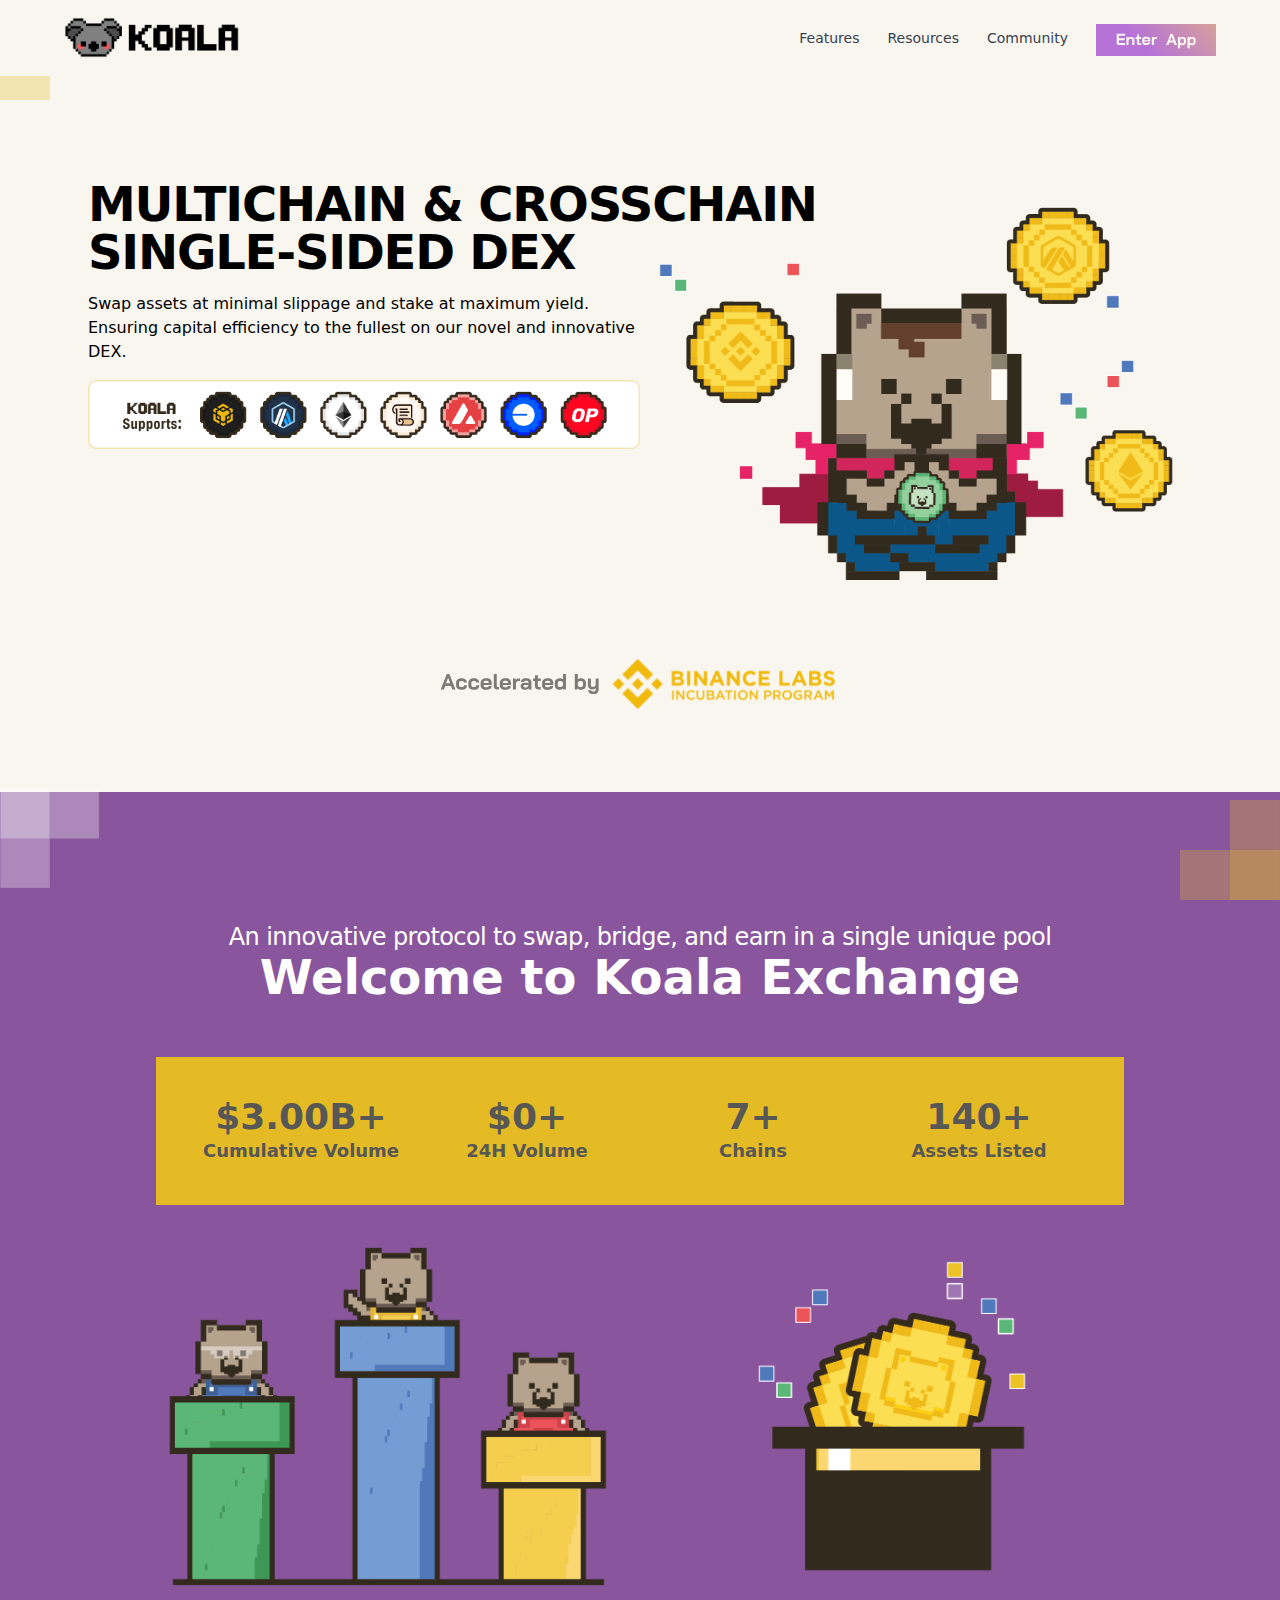
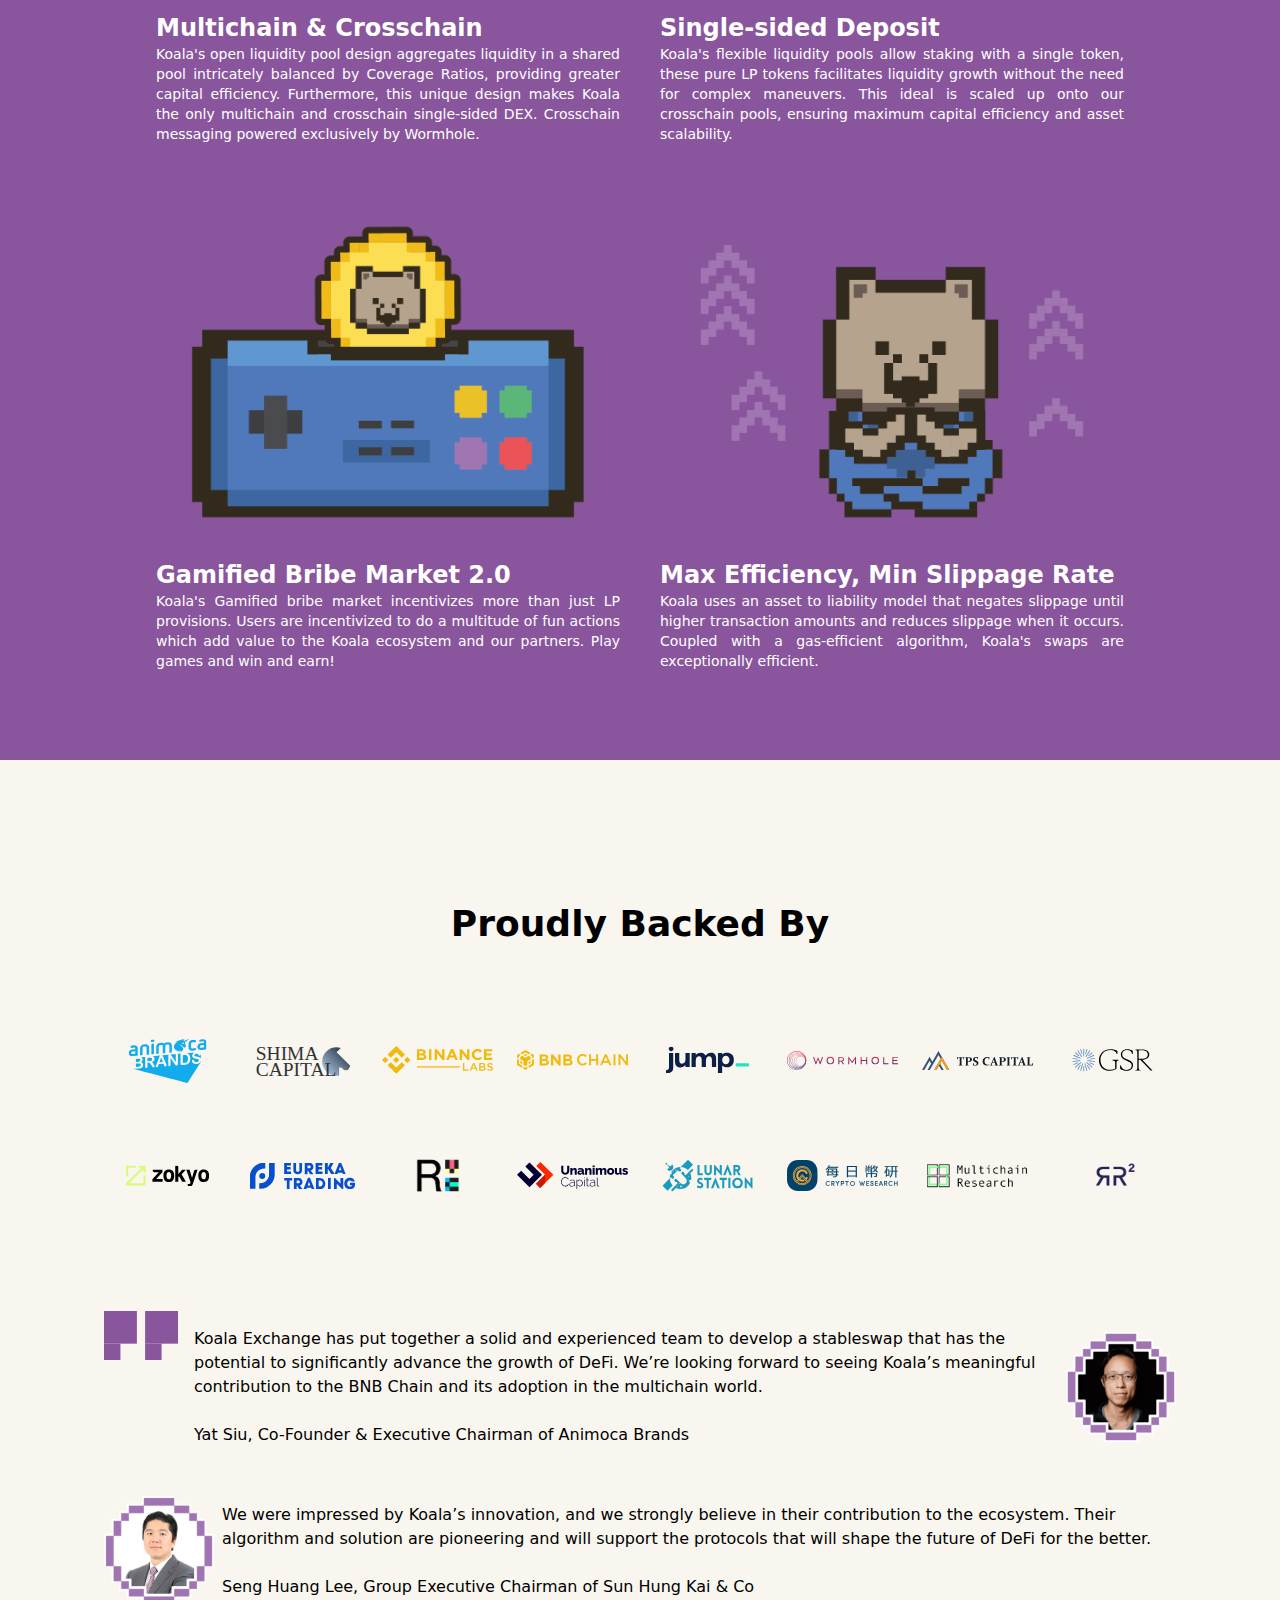
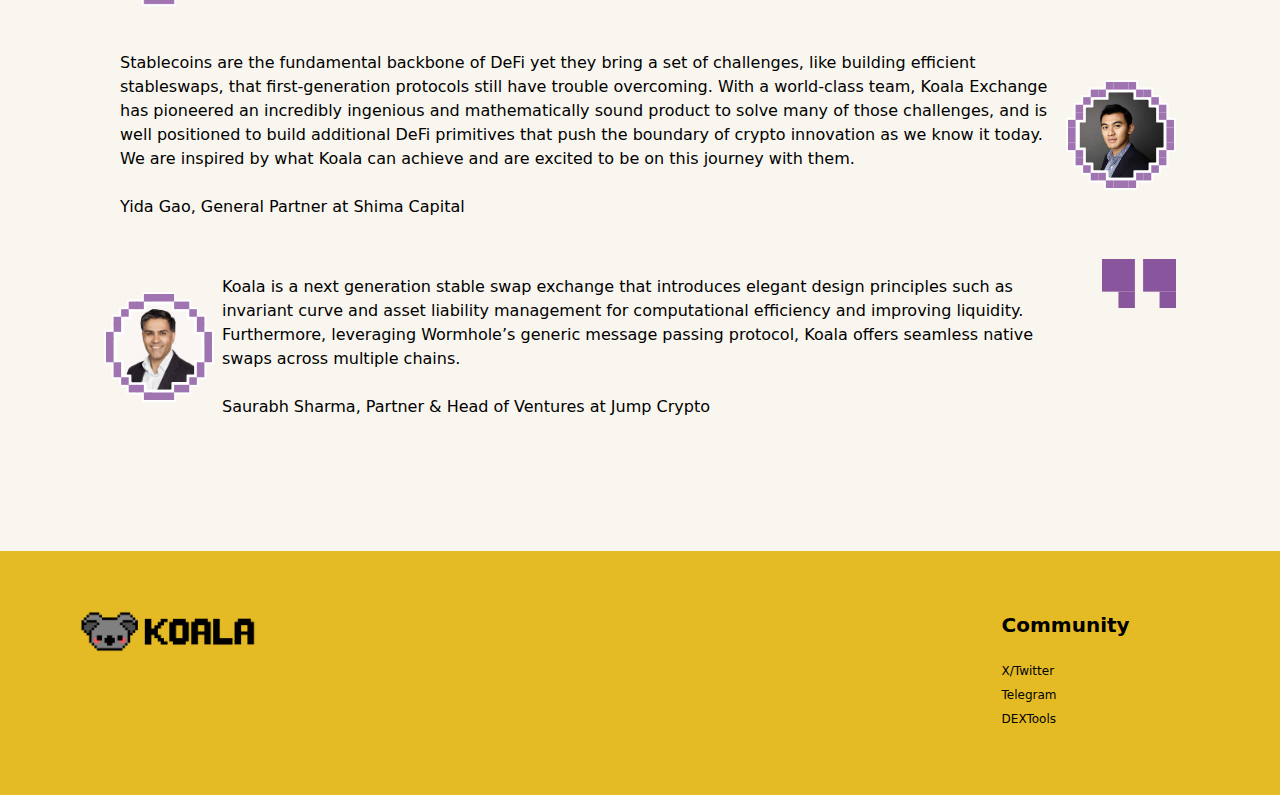
<file: index.html>
<!DOCTYPE html>
<html>
  <head>
    <meta charset="utf-8" />
    <meta name="viewport" content="width=device-width" />
    <link rel="icon" type="image/x-icon" href="/favicon.ico">
    <link rel="apple-touch-icon" sizes="180x180" href="/apple-touch-icon.png" />
    <link rel="icon" type="image/png" sizes="32x32" href="/favicon-32x32.png" />
    <link rel="icon" type="image/png" sizes="16x16" href="/favicon-16x16.png" />
    <link rel="manifest" href="/site.webmanifest" />
    <title>
      Koala Exchange: Hyper Efficient multichain Stableswap #BNB and beyond
    </title>
    <meta
      name="description"
      content="Koala is a multichain and crosschain DEX backed by Binance Labs, Animoca, Shima, and Jump Crypto. Its innovative single-sided pool design allows users to minimize slippage and maximize yield, that means more savings and earnings!"
    />
    <link rel="canonical" href="https://www.wombat.exchange" />
    <meta name="next-head-count" content="5" />
    <link
      rel="preload"
      href="/_next/static/css/daccdbd335bf62a6.css"
      as="style"
      crossorigin=""
    />
    <link
      rel="stylesheet"
      href="/_next/static/css/daccdbd335bf62a6.css"
      crossorigin=""
      data-n-g=""
    />
    <noscript data-n-css=""></noscript>
    <script
      defer=""
      crossorigin=""
      nomodule=""
      src="/_next/static/chunks/polyfills-c67a75d1b6f99dc8.js"
    ></script>
    <script
      src="/_next/static/chunks/webpack-0b5d8249fb15f5f3.js"
      defer=""
      crossorigin=""
    ></script>
    <script
      src="/_next/static/chunks/framework-5429a50ba5373c56.js"
      defer=""
      crossorigin=""
    ></script>
    <script
      src="/_next/static/chunks/main-bd8031f34fc422e3.js"
      defer=""
      crossorigin=""
    ></script>
    <script
      src="/_next/static/chunks/pages/_app-e8317b6784d9d3b3.js"
      defer=""
      crossorigin=""
    ></script>
    <script
      src="/_next/static/chunks/121-b2dfc195099c87c0.js"
      defer=""
      crossorigin=""
    ></script>
    <script
      src="/_next/static/chunks/pages/index-27bf4a25f37b86cf.js"
      defer=""
      crossorigin=""
    ></script>
    <script
      src="/_next/static/ribJVo5EVwZwXUrkswA1S/_buildManifest.js"
      defer=""
      crossorigin=""
    ></script>
    <script
      src="/_next/static/ribJVo5EVwZwXUrkswA1S/_ssgManifest.js"
      defer=""
      crossorigin=""
    ></script>
  </head>
  <body>
    <div id="__next">
      <div class="">
        <header class="px-8 pt-3 bg-wombatEggshell mx-auto sticky top-0 z-50">
          <nav class="max-w-6xl mx-auto w-full" data-headlessui-state="">
            <div>
              <div class="flex justify-between h-16">
                <div class="flex-none pt-2 lg:pt-0 w-28 lg:w-44">
                  <a href="#"
                    ><img
                      alt="wombat"
                      loading="lazy"
                      width="332"
                      height="78"
                      decoding="async"
                      data-nimg="1"
                      style="color: transparent"
                      src="/_next/static/media/logo_with_name.png"
                      style="margin-top: 5px"
                  /></a>
                </div>
                <div class="hidden md:block inset-x-0 inset-0">
                  <div class="ml-8 flex space-x-3 lg:space-x-7">
                    <a
                      href="#welcome"
                      target=""
                      rel="noreferrer"
                      class="text-gray-700 hover:text-wombatPurple pt-4 rounded-md text-sm font-medium"
                      >Features</a
                    ><a
                      href="#community"
                      target=""
                      rel="noreferrer"
                      class="text-gray-700 hover:text-wombatPurple pt-4 rounded-md text-sm font-medium"
                      >Resources</a
                    ><a
                      href="#community"
                      target=""
                      rel="noreferrer"
                      class="text-gray-700 hover:text-wombatPurple pt-4 rounded-md text-sm font-medium"
                      >Community</a
                    >
                    <div data-headlessui-state="">
                      <div class="flex items-start">
                        <a href="https://app.wombat.exchange/" class="pt-3 w-90"
                          ><img
                            alt="enter"
                            loading="lazy"
                            width="120"
                            height="32"
                            decoding="async"
                            data-nimg="1"
                            style="color: transparent"
                            src="/_next/static/media/enter_app_nav.7d4dad5e.svg"
                        /></a>
                      </div>
                    </div>
                  </div>
                </div>
                <div class="flex md:hidden">
                  <a
                    href="https://app.wombat.exchange/"
                    class="block md:hidden pt-1 mr-2 w-40"
                    ><img
                      alt="enter"
                      loading="lazy"
                      width="166"
                      height="40"
                      decoding="async"
                      data-nimg="1"
                      style="color: transparent"
                      src="/_next/static/media/enter_app_nav.7d4dad5e.svg" /></a
                  ><button
                    class="inline-flex pt-4 h-6 text-black"
                    id="headlessui-disclosure-button-:R5m6:"
                    type="button"
                    aria-expanded="false"
                    data-headlessui-state=""
                  >
                    <span class="sr-only">Open main menu</span
                    ><svg
                      xmlns="http://www.w3.org/2000/svg"
                      fill="none"
                      viewBox="0 0 24 24"
                      stroke="currentColor"
                      aria-hidden="true"
                      class="block h-6 w-6"
                    >
                      <path
                        stroke-linecap="round"
                        stroke-linejoin="round"
                        stroke-width="2"
                        d="M4 6h16M4 12h16M4 18h16"
                      ></path>
                    </svg>
                  </button>
                </div>
              </div>
            </div>
          </nav>
        </header>
        <main>
          <div class="flex flex-col">
            <div class="bg-wombatEggshell px-8 lg:py-8">
              <div class="max-w-6xl w-full mx-auto my-12">
                <div
                  class="flex flex-row justify-center md:justify-between md:p-6 md:mx-auto"
                >
                  <div class="md:w-1/2 text-left">
                    <h1
                      class="text-center md:text-justify text-3xl tracking-tight font-bold text-black md:text-4xl lg:text-5xl whitespace-nowrap"
                    >
                      MULTICHAIN &amp; CROSSCHAIN<br />SINGLE-SIDED DEX
                    </h1>
                    <p
                      class="text-center md:text-left text-black mt-2 lg:mt-4 text-xs md:text-base"
                    >
                      Swap assets at minimal slippage and stake at maximum
                      yield. Ensuring capital efficiency to the fullest on our
                      novel and innovative DEX.
                    </p>
                    <div class="mt-4">
                      <img
                        alt=""
                        loading="lazy"
                        width="3152"
                        height="394"
                        decoding="async"
                        data-nimg="1"
                        style="color: transparent"
                        src="/_next/static/media/supported-chains.png"
                      />
                    </div>
                    <div class="block md:hidden">
                      <img
                        alt=""
                        loading="lazy"
                        width="1460"
                        height="1131"
                        decoding="async"
                        data-nimg="1"
                        style="color: transparent"
                        src="/_next/static/media/hero-graphic.png"
                      />
                    </div>
                  </div>
                  <div class="hidden md:block my-auto md:w-1/2">
                    <img
                      alt=""
                      loading="lazy"
                      width="1460"
                      height="1131"
                      decoding="async"
                      data-nimg="1"
                      style="color: transparent"
                      src="/_next/static/media/hero-graphic.png"
                    />
                  </div>
                </div>
                <div
                  class="flex justify-center w-40 md:w-56 lg:w-auto mx-auto mt-2 md:mt-6"
                >
                  <a
                    href="https://www.binance.com/en/blog/ecosystem/binance-labs-launches-season-3-of-incubation-program-421499824684903042"
                    target="_blank"
                    rel="noreferrer"
                    ><img
                      alt=""
                      loading="lazy"
                      width="403"
                      height="51"
                      decoding="async"
                      data-nimg="1"
                      style="color: transparent"
                      src="/_next/static/media/accelerated_by_binance.731c26b6.svg"
                  /></a>
                </div>
              </div>
            </div>
            <div id="welcome">
              <div class="relative bg-wombatPurple">
                <div class="absolute top-0 flex -mt-1">
                  <img
                    alt=""
                    loading="lazy"
                    width="100"
                    height="100"
                    decoding="async"
                    data-nimg="1"
                    style="color: transparent"
                    src="/_next/static/media/benefits_top_left_graphics.75804c8f.svg"
                  />
                </div>
                <div class="px-5 py-px">
                  <div class="max-w-6xl w-full mx-auto my-12">
                    <div
                      class="flex flex-col px-7 pb-10 space-y-8 md:max-w-5xl md:mx-auto"
                    >
                      <div>
                        <h2
                          class="text-xl md:text-2xl md:pt-20 font-medium tracking-tight text-white md:whitespace-nowrap text-center"
                        >
                          An innovative protocol to swap, bridge, and earn in a
                          single unique pool
                        </h2>
                        <h2
                          class="text-3xl md:text-5xl font-bold text-white text-center md:mb-6"
                        >
                          Welcome to Koala Exchange
                        </h2>
                      </div>
                      <div
                        class="flex flex-col font-bold py-6 px-6 md:py-10 md:px-10 text-center md:text-center text-xl md:text-4xl text-wombatGrey grid grid-cols-2 md:grid-cols-4 gap-4 bg-wombatyellow"
                      >
                        <div>
                          $<!-- -->3.00B<!-- -->+
                          <div class="text-xs md:text-lg">
                            Cumulative Volume
                          </div>
                        </div>
                        <div>
                          $<!-- -->0<!-- -->+
                          <div class="text-xs md:text-lg">24H Volume</div>
                        </div>
                        <div>
                          7<!-- -->+
                          <div class="text-xs md:text-lg">Chains</div>
                        </div>
                        <div>
                          140+
                          <div class="text-xs md:text-lg">Assets Listed</div>
                        </div>
                      </div>
                      <div
                        class="grid grid-cols-1 gap-y-5 md:grid-cols-2 md:gap-x-10 md:gap-y-10"
                      >
                        <div
                          class="flex flex-col space-y-4 items-start rounded-md"
                        >
                          <div>
                            <img
                              alt=""
                              loading="lazy"
                              width="1024"
                              height="793"
                              decoding="async"
                              data-nimg="1"
                              style="color: transparent"
                              src="/_next/static/media/Multichain_CrossChain.png"
                            />
                          </div>
                          <div class="flex-1">
                            <p
                              class="text-lg font-bold text-white md:text-xl lg:text-2xl lg:whitespace-nowrap"
                            >
                              Multichain &amp; Crosschain
                            </p>
                            <p class="text-sm text-white text-justify">
                              Koala&#x27;s open liquidity pool design aggregates
                              liquidity in a shared pool intricately balanced by
                              Coverage Ratios, providing greater capital
                              efficiency. Furthermore, this unique design makes
                              Koala the only multichain and crosschain
                              single-sided DEX. Crosschain messaging powered
                              exclusively by Wormhole.
                            </p>
                          </div>
                        </div>
                        <div
                          class="flex flex-col space-y-4 items-start rounded-md"
                        >
                          <div>
                            <img
                              alt=""
                              loading="lazy"
                              width="1024"
                              height="793"
                              decoding="async"
                              data-nimg="1"
                              style="color: transparent"
                              src="/_next/static/media/SingleSided_Deposit.png"
                            />
                          </div>
                          <div class="flex-1">
                            <p
                              class="text-lg font-bold text-white md:text-xl lg:text-2xl lg:whitespace-nowrap"
                            >
                              Single-sided Deposit
                            </p>
                            <p class="text-sm text-white text-justify">
                              Koala&#x27;s flexible liquidity pools allow
                              staking with a single token, these pure LP tokens
                              facilitates liquidity growth without the need for
                              complex maneuvers. This ideal is scaled up onto
                              our crosschain pools, ensuring maximum capital
                              efficiency and asset scalability.
                            </p>
                          </div>
                        </div>
                        <div
                          class="flex flex-col space-y-4 items-start rounded-md"
                        >
                          <div>
                            <img
                              alt=""
                              loading="lazy"
                              width="1024"
                              height="793"
                              decoding="async"
                              data-nimg="1"
                              style="color: transparent"
                              src="/_next/static/media/Gamified.png"
                            />
                          </div>
                          <div class="flex-1">
                            <p
                              class="text-lg font-bold text-white md:text-xl lg:text-2xl lg:whitespace-nowrap"
                            >
                              Gamified Bribe Market 2.0
                            </p>
                            <p class="text-sm text-white text-justify">
                              Koala&#x27;s Gamified bribe market incentivizes
                              more than just LP provisions. Users are
                              incentivized to do a multitude of fun actions
                              which add value to the Koala ecosystem and our
                              partners. Play games and win and earn!
                            </p>
                          </div>
                        </div>
                        <div
                          class="flex flex-col space-y-4 items-start rounded-md"
                        >
                          <div>
                            <img
                              alt=""
                              loading="lazy"
                              width="1024"
                              height="793"
                              decoding="async"
                              data-nimg="1"
                              style="color: transparent"
                              src="/_next/static/media/MaxEfficiency.png"
                            />
                          </div>
                          <div class="flex-1">
                            <p
                              class="text-lg font-bold text-white md:text-xl lg:text-2xl lg:whitespace-nowrap"
                            >
                              Max Efficiency, Min Slippage Rate
                            </p>
                            <p class="text-sm text-white text-justify">
                              Koala uses an asset to liability model that
                              negates slippage until higher transaction amounts
                              and reduces slippage when it occurs. Coupled with
                              a gas-efficient algorithm, Koala&#x27;s swaps are
                              exceptionally efficient.
                            </p>
                          </div>
                        </div>
                      </div>
                    </div>
                  </div>
                </div>
              </div>
            </div>
            <div id="investors">
              <div class="bg-wombatEggshell md:pb-1 md:pt-10">
                <div class="absolute top-0 flex">
                  <img
                    alt="left"
                    loading="lazy"
                    width="100"
                    height="100"
                    decoding="async"
                    data-nimg="1"
                    style="color: transparent"
                    src="/_next/static/media/team_top_left_graphics.e0ebf195.svg"
                  />
                </div>
                <div class="p-1 pt-4">
                  <div class="max-w-6xl w-full mx-auto my-12">
                    <p
                      class="md:pb-10 md:pt-10 font-bold text-3xl md:text-4xl text-center text-black"
                    >
                      Proudly Backed By
                    </p>
                    <div class="max-w-md md:max-w-6xl mx-auto">
                      <div
                        class="grid grid-cols-2 mx-12 md:grid-cols-8 gap-10 py-10 md:gap-6 min-w-0 min-h-0 justify-center items-center"
                      >
                        <img
                          alt="animoca"
                          loading="lazy"
                          width="1000"
                          height="604"
                          decoding="async"
                          data-nimg="1"
                          class="object-contain md:scale-75 scale-75"
                          style="color: transparent"
                          src="/_next/static/media/animoca_brands.79e9185c.svg"
                        /><img
                          alt="shima"
                          loading="lazy"
                          width="859"
                          height="483"
                          decoding="async"
                          data-nimg="1"
                          class="object-contain"
                          style="color: transparent"
                          src="/_next/static/media/Logo-vertical-dark-shima.5b316e18.svg"
                        /><img
                          alt="binancelabs"
                          loading="lazy"
                          width="492"
                          height="127"
                          decoding="async"
                          data-nimg="1"
                          class="object-contain"
                          style="color: transparent"
                          src="/_next/static/media/binance_labs.83065e3d.svg"
                        /><img
                          alt="bnb"
                          loading="lazy"
                          width="1004"
                          height="177"
                          decoding="async"
                          data-nimg="1"
                          class="object-contain"
                          style="color: transparent"
                          src="/_next/static/media/bnbchain.ac0e78e2.svg"
                        /><img
                          alt="jump"
                          loading="lazy"
                          width="290"
                          height="93"
                          decoding="async"
                          data-nimg="1"
                          class="object-contain md:scale-75 scale-75"
                          style="color: transparent"
                          src="/_next/static/media/jumpcrypto_logo.89020460.svg"
                        /><img
                          alt="wormhole"
                          loading="lazy"
                          width="649"
                          height="113"
                          decoding="async"
                          data-nimg="1"
                          class="object-contain"
                          style="color: transparent"
                          src="/_next/static/media/Wormhole Logo3.036ce769.svg"
                        /><img
                          alt="tps"
                          loading="lazy"
                          width="1741"
                          height="303"
                          decoding="async"
                          data-nimg="1"
                          class="object-contain"
                          style="color: transparent"
                          src="/_next/static/media/TPS Capital.f67a7856.svg"
                        /><img
                          alt="gsr"
                          loading="lazy"
                          width="1224"
                          height="792"
                          decoding="async"
                          data-nimg="1"
                          class="object-contain md:scale-75 scale-75"
                          style="color: transparent"
                          src="/_next/static/media/gsr.0aca0f98.svg"
                        /><img
                          alt="zokyo"
                          loading="lazy"
                          width="483"
                          height="120"
                          decoding="async"
                          data-nimg="1"
                          class="object-contain md:scale-75 scale-75"
                          style="color: transparent"
                          src="/_next/static/media/zokyo.c4a6b125.svg"
                        /><img
                          alt="eureka"
                          loading="lazy"
                          width="1077"
                          height="271"
                          decoding="async"
                          data-nimg="1"
                          class="object-contain md: scale-95 scale-75"
                          style="color: transparent"
                          src="/_next/static/media/eureka_trading_blue.f3c45b8a.svg"
                        /><img
                          alt="rubik"
                          loading="lazy"
                          width="500"
                          height="500"
                          decoding="async"
                          data-nimg="1"
                          class="object-contain scale-50"
                          style="color: transparent"
                          src="/_next/static/media/rubikvc.png"
                        /><img
                          alt="unanimous"
                          loading="lazy"
                          width="220"
                          height="54"
                          decoding="async"
                          data-nimg="1"
                          class="object-contain"
                          style="color: transparent"
                          src="/_next/static/media/unanimous.9b381457.svg"
                        /><img
                          alt="lunar"
                          loading="lazy"
                          width="2000"
                          height="941"
                          decoding="async"
                          data-nimg="1"
                          class="object-contain"
                          style="color: transparent"
                          src="/_next/static/media/lunarstation.48fa08d6.svg"
                        /><img
                          alt="cryptowesearch"
                          loading="lazy"
                          width="204"
                          height="56"
                          decoding="async"
                          data-nimg="1"
                          class="object-contain"
                          style="color: transparent"
                          src="/_next/static/media/cryptowesearch.b7a47752.svg"
                        /><img
                          alt="multichain"
                          loading="lazy"
                          width="1280"
                          height="345"
                          decoding="async"
                          data-nimg="1"
                          class="object-contain"
                          style="color: transparent"
                          src="/_next/static/media/multichainresearch.png"
                        /><img
                          alt="rr"
                          loading="lazy"
                          width="608"
                          height="608"
                          decoding="async"
                          data-nimg="1"
                          class="object-contain md:scale-50 scale-50"
                          style="color: transparent"
                          src="/_next/static/media/RRLogoRS.png"
                        />
                      </div>
                    </div>
                    <div class="py-10 text-xs mx-10 md:text-base">
                      <div class="flex">
                        <div class="flex-none w-7 md:w-auto h-5 md:h-auto">
                          <img
                            alt="quote"
                            loading="lazy"
                            width="74"
                            height="48"
                            decoding="async"
                            data-nimg="1"
                            style="color: transparent"
                            src="/_next/static/media/double_quote_left.0f69f580.svg"
                          />
                        </div>
                        <div class="flex items-center">
                          <div class="mx-1 my-3 md:my-4 md:ml-4 md:mr-2">
                            <p>
                              Koala Exchange has put together a solid and
                              experienced team to develop a stableswap that has
                              the potential to significantly advance the growth
                              of DeFi. We’re looking forward to seeing Koala’s
                              meaningful contribution to the BNB Chain and its
                              adoption in the multichain world.<br /><br />
                            </p>
                            <div
                              class="flex md:hidden justify-end items-center"
                            >
                              <p class="py-auto font-medium text-right">
                                Yat Siu <br />Co-Founder &amp; Executive
                                Chairman <br />Animoca Brands
                              </p>
                              <div class="flex-none ml-1">
                                <img
                                  alt="yat"
                                  loading="lazy"
                                  width="58"
                                  height="58"
                                  decoding="async"
                                  data-nimg="1"
                                  style="color: transparent"
                                  src="/_next/static/media/yatsiu.e70209e0.svg"
                                />
                              </div>
                            </div>
                            <p class="hidden md:block font-medium">
                              Yat Siu, Co-Founder &amp; Executive Chairman of
                              Animoca Brands
                            </p>
                          </div>
                          <div class="hidden md:block flex-none">
                            <img
                              alt="yat"
                              loading="lazy"
                              width="110"
                              height="110"
                              decoding="async"
                              data-nimg="1"
                              style="color: transparent"
                              src="/_next/static/media/yatsiu.e70209e0.svg"
                            />
                          </div>
                        </div>
                      </div>
                      <div class="flex pt-6 py-5">
                        <div class="flex items-center">
                          <div class="hidden md:block flex-none">
                            <img
                              alt="seng"
                              loading="lazy"
                              width="110"
                              height="110"
                              decoding="async"
                              data-nimg="1"
                              style="color: transparent"
                              src="/_next/static/media/senghuang.164bcccc.svg"
                            />
                          </div>
                          <div class="mx-1 my-3 md:my-4 md:ml-2 md:mr-4">
                            <p>
                              We were impressed by Koala’s innovation, and we
                              strongly believe in their contribution to the
                              ecosystem. Their algorithm and solution are
                              pioneering and will support the protocols that
                              will shape the future of DeFi for the better.<br /><br />
                            </p>
                            <div
                              class="flex md:hidden justify-end items-center"
                            >
                              <div class="flex-none mr-1">
                                <img
                                  alt="seng"
                                  loading="lazy"
                                  width="58"
                                  height="58"
                                  decoding="async"
                                  data-nimg="1"
                                  style="color: transparent"
                                  src="/_next/static/media/senghuang.164bcccc.svg"
                                />
                              </div>
                              <p class="py-auto font-medium">
                                Seng Huang Lee <br />Group Executive Chairman of
                                Sun Hung Kai &amp; Co
                              </p>
                            </div>
                            <p class="hidden md:block font-medium">
                              Seng Huang Lee, Group Executive Chairman of Sun
                              Hung Kai &amp; Co
                            </p>
                          </div>
                        </div>
                      </div>
                      <div class="flex">
                        <div class="flex items-center">
                          <div class="mx-1 my-3 md:my-4 md:ml-4 md:mr-2">
                            <p>
                              Stablecoins are the fundamental backbone of DeFi
                              yet they bring a set of challenges, like building
                              efficient stableswaps, that first-generation
                              protocols still have trouble overcoming. With a
                              world-class team, Koala Exchange has pioneered an
                              incredibly ingenious and mathematically sound
                              product to solve many of those challenges, and is
                              well positioned to build additional DeFi
                              primitives that push the boundary of crypto
                              innovation as we know it today. We are inspired by
                              what Koala can achieve and are excited to be on
                              this journey with them.<br /><br />
                            </p>
                            <div
                              class="flex md:hidden justify-end items-center"
                            >
                              <p class="py-auto font-medium text-right">
                                Yida Gao <br />General Partner <br />Shima
                                Capital
                              </p>
                              <div class="flex-none ml-1">
                                <img
                                  alt="yida"
                                  loading="lazy"
                                  width="58"
                                  height="58"
                                  decoding="async"
                                  data-nimg="1"
                                  style="color: transparent"
                                  src="/_next/static/media/gentleman-v2.4b9650af.svg"
                                />
                              </div>
                            </div>
                            <p class="hidden md:block font-medium">
                              Yida Gao, General Partner at Shima Capital
                            </p>
                          </div>
                          <div class="hidden md:block flex-none">
                            <img
                              alt="yida"
                              loading="lazy"
                              width="110"
                              height="110"
                              decoding="async"
                              data-nimg="1"
                              style="color: transparent"
                              src="/_next/static/media/gentleman-v2.4b9650af.svg"
                            />
                          </div>
                        </div>
                      </div>
                      <div class="flex pt-6 py-5">
                        <div class="flex items-center">
                          <div class="hidden md:block flex-none">
                            <img
                              alt="saurabh"
                              loading="lazy"
                              width="110"
                              height="110"
                              decoding="async"
                              data-nimg="1"
                              style="color: transparent"
                              src="/_next/static/media/sharma.e9675102.svg"
                            />
                          </div>
                          <div class="mx-1 my-3 md:my-4 md:ml-2 md:mr-4">
                            <p>
                              Koala is a next generation stable swap exchange
                              that introduces elegant design principles such as
                              invariant curve and asset liability management for
                              computational efficiency and improving liquidity.
                              Furthermore, leveraging Wormhole’s generic message
                              passing protocol, Koala offers seamless native
                              swaps across multiple chains.<br /><br />
                            </p>
                            <div class="flex md:hidden items-center">
                              <div class="flex-none mr-1">
                                <img
                                  alt="saurabh"
                                  loading="lazy"
                                  width="58"
                                  height="58"
                                  decoding="async"
                                  data-nimg="1"
                                  style="color: transparent"
                                  src="/_next/static/media/sharma.e9675102.svg"
                                />
                              </div>
                              <p class="py-auto font-medium">
                                Saurabh Sharma <br />Partner &amp; Head of
                                Ventures <br />Jump Crypto
                              </p>
                            </div>
                            <p class="hidden md:block font-medium">
                              Saurabh Sharma, Partner &amp; Head of Ventures at
                              Jump Crypto
                            </p>
                          </div>
                        </div>
                        <div class="flex-none w-7 md:w-auto h-5 md:h-auto">
                          <img
                            alt="quote"
                            loading="lazy"
                            width="74"
                            height="48"
                            decoding="async"
                            data-nimg="1"
                            style="color: transparent"
                            src="/_next/static/media/double_quote_right.c0447248.svg"
                          />
                        </div>
                      </div>
                    </div>
                  </div>
                </div>
                <div class="absolute right-0 bottom-0 flex">
                  <img
                    alt="rect"
                    loading="lazy"
                    width="100"
                    height="100"
                    decoding="async"
                    data-nimg="1"
                    style="color: transparent"
                    src="/_next/static/media/investor_bottom_right.7fcfc3f2.svg"
                  />
                </div>
              </div>
            </div>
            <div id="community">
              <div class="bg-wombatyellow p-1">
                <div class="max-w-6xl w-full mx-auto my-12">
                  <div class="text-black text-xs mt-12">
                    <div class="container mx-auto px-4">
                      <div class="sm:flex sm:flex-wrap sm:-mx-4 md:py-2">
                        <div class="px-4 sm:w-2/5 md:w-2/5 xl:w-2/5">
                          <h5
                            class="text-xl font-bold mb-6 sm:text-center xl:text-left"
                          >
                            <div class="flex-none pt-2 lg:pt-0 w-28 lg:w-44">
                              <a href="#"
                                ><img
                                  alt="wombat"
                                  loading="lazy"
                                  width="332"
                                  height="94"
                                  decoding="async"
                                  data-nimg="1"
                                  style="color: transparent"
                                  src="/_next/static/media/logo_with_name.png"
                              /></a>
                            </div>
                          </h5>
                        </div>
                        <div class="px-4 sm:w-1/5 md:w-1/5 xl:w-1/5">
                          <h5 class="text-xl font-bold mb-6">Features</h5>
                          <ul class="list-none footer-links">
                            <li class="mb-2">
                              <a
                                href="https://docs.wombat.exchange/resources/whitepapers"
                                target="_blank"
                                rel="noreferrer"
                                class="border-b border-solid border-transparent hover:border-purple-800 hover:text-purple-800"
                                >Single-sided Pegged Asset AMM</a
                              >
                            </li>
                            <li class="mb-2">
                              <a
                                href="https://docs.wombat.exchange/resources/whitepapers"
                                target="_blank"
                                rel="noreferrer"
                                class="border-b border-solid border-transparent hover:border-purple-800 hover:text-purple-800"
                                >Single-sided Volatile Asset AMM</a
                              >
                            </li>
                            <li class="mb-2">
                              <a
                                href="https://docs.wombat.exchange/concepts/coverage-ratio"
                                target="_blank"
                                rel="noreferrer"
                                class="border-b border-solid border-transparent hover:border-purple-800 hover:text-purple-800"
                                >Single-sided Liquidity Pools</a
                              >
                            </li>
                            <li class="mb-2">
                              <a
                                href="https://docs.wombat.exchange/concepts/invariant-curve"
                                target="_blank"
                                rel="noreferrer"
                                class="border-b border-solid border-transparent hover:border-purple-800 hover:text-purple-800"
                                >Low Slippage</a
                              >
                            </li>
                            <li class="mb-2">
                              <a
                                href="https://docs.wombat.exchange/concepts/cross-chain"
                                target="_blank"
                                rel="noreferrer"
                                class="border-b border-solid border-transparent"
                                >Crosschain</a
                              >
                            </li>
                            <li class="mb-2">
                              <a
                                href="https://docs.wombat.exchange/developers/contracts"
                                target="_blank"
                                rel="noreferrer"
                                class="border-b border-solid border-transparent hover:border-purple-800 hover:text-purple-800"
                                >Multichain</a
                              >
                            </li>
                            <li class="mb-2">
                              <a
                                href="#"
                                target="_blank"
                                rel="noreferrer"
                                class="border-b border-solid border-transparent hover:border-purple-800 hover:text-purple-800"
                                >Gamified Bribe Market</a
                              >
                            </li>
                            <li class="mb-2">
                              <a
                                href="https://docs.wombat.exchange/governance/gauge-voting"
                                target="_blank"
                                rel="noreferrer"
                                class="border-b border-solid border-transparent hover:border-purple-800 hover:text-purple-800"
                                >Traditional Bribe Market</a
                              >
                            </li>
                          </ul>
                        </div>
                        <div
                          class="px-4 sm:w-1/5 md:w-1/5 xl:w-1/5 mt-8 sm:mt-0"
                        >
                          <h5 class="text-xl font-bold mb-6">Resources</h5>
                          <ul class="list-none footer-links">
                            <li class="mb-2">
                              <a
                                href="https://docs.wombat.exchange/tokenomics/about-wom/where-to-buy-usdwom"
                                target="_blank"
                                rel="noreferrer"
                                class="border-b border-solid border-transparent hover:border-purple-800 hover:text-purple-800"
                                >Where To Buy $WOM?</a
                              >
                            </li>
                            <li class="mb-2">
                              <a
                                href="https://docs.wombat.exchange/"
                                target="_blank"
                                rel="noreferrer"
                                class="border-b border-solid border-transparent hover:border-purple-800 hover:text-purple-800"
                                >GitBook</a
                              >
                            </li>
                            <li class="mb-2">
                              <a
                                href="https://gov.wombat.exchange/"
                                target="_blank"
                                rel="noreferrer"
                                class="border-b border-solid border-transparent hover:border-purple-800 hover:text-purple-800"
                                >Governance</a
                              >
                            </li>
                            <li class="mb-2">
                              <a
                                href="https://www.youtube.com/@wombatexchange"
                                target="_blank"
                                rel="noreferrer"
                                class="border-b border-solid border-transparent hover:border-purple-800 hover:text-purple-800"
                                >YouTube</a
                              >
                            </li>
                            <li class="mb-2">
                              <a
                                href="https://docs.wombat.exchange/resources/whitepapers"
                                target="_blank"
                                rel="noreferrer"
                                class="border-b border-solid border-transparent hover:border-purple-800 hover:text-purple-800"
                                >Whitepapers</a
                              >
                            </li>
                            <li class="mb-2">
                              <a
                                href="https://docs.wombat.exchange/resources/security-audits"
                                target="_blank"
                                rel="noreferrer"
                                class="border-b border-solid border-transparent hover:border-purple-800 hover:text-purple-800"
                                >Security Audits</a
                              >
                            </li>
                            <li class="mb-2">
                              <a
                                href="https://docs.wombat.exchange/resources/brand-assets"
                                target="_blank"
                                rel="noreferrer"
                                class="border-b border-solid border-transparent hover:border-purple-800 hover:text-purple-800"
                                >Brand Assets</a
                              >
                            </li>
                          </ul>
                        </div>
                        <div
                          class="px-4 sm:w-1/5 md:w-1/5 xl:w-1/5 mt-8 md:mt-0"
                        >
                          <h5 class="text-xl font-bold mb-6">Community</h5>
                          <ul class="list-none footer-links">
                            <li class="mb-2">
                              <a
                                href="https://www.twitter.com/WombatExchange"
                                target="_blank"
                                rel="noreferrer"
                                class="border-b border-solid border-transparent hover:border-purple-800 hover:text-purple-800"
                                >X/Twitter</a
                              >
                            </li>
                            <li class="mb-2">
                              <a
                                href="https://t.me/WombatExchange"
                                target="_blank"
                                rel="noreferrer"
                                class="border-b border-solid border-transparent hover:border-purple-800 hover:text-purple-800"
                                >Telegram</a
                              >
                            </li>
                            <li class="mb-2">
                              <a
                                href="https://www.dextools.io"
                                target="_blank"
                                rel="noreferrer"
                                class="border-b border-solid border-transparent hover:border-purple-800 hover:text-purple-800"
                                >DEXTools</a
                              >
                            </li>
                          </ul>
                        </div>
                      </div>
                    </div>
                  </div>
                </div>
              </div>
            </div>
          </div>
        </main>
      </div>
    </div>
    <script id="__NEXT_DATA__" type="application/json" crossorigin="">
      {
        "props": { "pageProps": {} },
        "page": "/",
        "query": {},
        "buildId": "ribJVo5EVwZwXUrkswA1S",
        "nextExport": true,
        "autoExport": true,
        "isFallback": false,
        "scriptLoader": []
      }
    </script>
  </body>
</html>
</file>
<file: _next/static/css/daccdbd335bf62a6.css>
@import url("https://fonts.googleapis.com/css2?family=Quantico:ital,wght@0,400;0,700;1,400&display=swap");@import url("https://fonts.googleapis.com/css2?family=Roboto:ital,wght@0,100;0,300;0,400;0,500;0,700;0,900;1,100;1,300;1,400;1,500;1,700;1,900&display=swap");@import url("https://fonts.googleapis.com/css2?family=Fira+Code:wght@300;400;500;600;700&display=swap");@import url("https://fonts.googleapis.com/css?family=Work+Sans:400,700&display=swap");@import url("https://fonts.googleapis.com/css?family=Bai+Jamjuree:wght@300;400;500;600;700&display=swap");

/* ! tailwindcss v3.3.3 | MIT License | https://tailwindcss.com */*,:after,:before{box-sizing:border-box;border:0 solid #e5e7eb}:after,:before{--tw-content:""}html{line-height:1.5;-webkit-text-size-adjust:100%;-moz-tab-size:4;-o-tab-size:4;tab-size:4;font-family:ui-sans-serif,system-ui,-apple-system,BlinkMacSystemFont,Segoe UI,Roboto,Helvetica Neue,Arial,Noto Sans,sans-serif,Apple Color Emoji,Segoe UI Emoji,Segoe UI Symbol,Noto Color Emoji;font-feature-settings:normal;font-variation-settings:normal}body{margin:0;line-height:inherit}hr{height:0;color:inherit;border-top-width:1px}abbr:where([title]){-webkit-text-decoration:underline dotted;text-decoration:underline dotted}h1,h2,h3,h4,h5,h6{font-size:inherit;font-weight:inherit}a{color:inherit;text-decoration:inherit}b,strong{font-weight:bolder}code,kbd,pre,samp{font-family:ui-monospace,SFMono-Regular,Menlo,Monaco,Consolas,Liberation Mono,Courier New,monospace;font-size:1em}small{font-size:80%}sub,sup{font-size:75%;line-height:0;position:relative;vertical-align:baseline}sub{bottom:-.25em}sup{top:-.5em}table{text-indent:0;border-color:inherit;border-collapse:collapse}button,input,optgroup,select,textarea{font-family:inherit;font-feature-settings:inherit;font-variation-settings:inherit;font-size:100%;font-weight:inherit;line-height:inherit;color:inherit;margin:0;padding:0}button,select{text-transform:none}[type=button],[type=reset],[type=submit],button{-webkit-appearance:button;background-color:transparent;background-image:none}:-moz-focusring{outline:auto}:-moz-ui-invalid{box-shadow:none}progress{vertical-align:baseline}::-webkit-inner-spin-button,::-webkit-outer-spin-button{height:auto}[type=search]{-webkit-appearance:textfield;outline-offset:-2px}::-webkit-search-decoration{-webkit-appearance:none}::-webkit-file-upload-button{-webkit-appearance:button;font:inherit}summary{display:list-item}blockquote,dd,dl,figure,h1,h2,h3,h4,h5,h6,hr,p,pre{margin:0}fieldset{margin:0}fieldset,legend{padding:0}menu,ol,ul{list-style:none;margin:0;padding:0}dialog{padding:0}textarea{resize:vertical}input::-moz-placeholder,textarea::-moz-placeholder{opacity:1;color:#9ca3af}input:-ms-input-placeholder,textarea:-ms-input-placeholder{opacity:1;color:#9ca3af}input::placeholder,textarea::placeholder{opacity:1;color:#9ca3af}[role=button],button{cursor:pointer}:disabled{cursor:default}audio,canvas,embed,iframe,img,object,svg,video{display:block;vertical-align:middle}img,video{max-width:100%;height:auto}[hidden]{display:none}*,:after,:before{--tw-border-spacing-x:0;--tw-border-spacing-y:0;--tw-translate-x:0;--tw-translate-y:0;--tw-rotate:0;--tw-skew-x:0;--tw-skew-y:0;--tw-scale-x:1;--tw-scale-y:1;--tw-pan-x: ;--tw-pan-y: ;--tw-pinch-zoom: ;--tw-scroll-snap-strictness:proximity;--tw-gradient-from-position: ;--tw-gradient-via-position: ;--tw-gradient-to-position: ;--tw-ordinal: ;--tw-slashed-zero: ;--tw-numeric-figure: ;--tw-numeric-spacing: ;--tw-numeric-fraction: ;--tw-ring-inset: ;--tw-ring-offset-width:0px;--tw-ring-offset-color:#fff;--tw-ring-color:rgba(59,130,246,.5);--tw-ring-offset-shadow:0 0 #0000;--tw-ring-shadow:0 0 #0000;--tw-shadow:0 0 #0000;--tw-shadow-colored:0 0 #0000;--tw-blur: ;--tw-brightness: ;--tw-contrast: ;--tw-grayscale: ;--tw-hue-rotate: ;--tw-invert: ;--tw-saturate: ;--tw-sepia: ;--tw-drop-shadow: ;--tw-backdrop-blur: ;--tw-backdrop-brightness: ;--tw-backdrop-contrast: ;--tw-backdrop-grayscale: ;--tw-backdrop-hue-rotate: ;--tw-backdrop-invert: ;--tw-backdrop-opacity: ;--tw-backdrop-saturate: ;--tw-backdrop-sepia: }::backdrop{--tw-border-spacing-x:0;--tw-border-spacing-y:0;--tw-translate-x:0;--tw-translate-y:0;--tw-rotate:0;--tw-skew-x:0;--tw-skew-y:0;--tw-scale-x:1;--tw-scale-y:1;--tw-pan-x: ;--tw-pan-y: ;--tw-pinch-zoom: ;--tw-scroll-snap-strictness:proximity;--tw-gradient-from-position: ;--tw-gradient-via-position: ;--tw-gradient-to-position: ;--tw-ordinal: ;--tw-slashed-zero: ;--tw-numeric-figure: ;--tw-numeric-spacing: ;--tw-numeric-fraction: ;--tw-ring-inset: ;--tw-ring-offset-width:0px;--tw-ring-offset-color:#fff;--tw-ring-color:rgba(59,130,246,.5);--tw-ring-offset-shadow:0 0 #0000;--tw-ring-shadow:0 0 #0000;--tw-shadow:0 0 #0000;--tw-shadow-colored:0 0 #0000;--tw-blur: ;--tw-brightness: ;--tw-contrast: ;--tw-grayscale: ;--tw-hue-rotate: ;--tw-invert: ;--tw-saturate: ;--tw-sepia: ;--tw-drop-shadow: ;--tw-backdrop-blur: ;--tw-backdrop-brightness: ;--tw-backdrop-contrast: ;--tw-backdrop-grayscale: ;--tw-backdrop-hue-rotate: ;--tw-backdrop-invert: ;--tw-backdrop-opacity: ;--tw-backdrop-saturate: ;--tw-backdrop-sepia: }.container{width:100%}@media (min-width:640px){.container{max-width:640px}}@media (min-width:768px){.container{max-width:768px}}@media (min-width:1024px){.container{max-width:1024px}}@media (min-width:1280px){.container{max-width:1280px}}@media (min-width:1536px){.container{max-width:1536px}}.sr-only{position:absolute;width:1px;height:1px;padding:0;margin:-1px;overflow:hidden;clip:rect(0,0,0,0);white-space:nowrap;border-width:0}.visible{visibility:visible}.absolute{position:absolute}.relative{position:relative}.sticky{position:sticky}.inset-0{inset:0}.inset-x-0{left:0;right:0}.bottom-0{bottom:0}.bottom-12{bottom:3rem}.bottom-2{bottom:.5rem}.bottom-36{bottom:9rem}.bottom-4{bottom:1rem}.bottom-40{bottom:10rem}.right-0{right:0}.right-4{right:1rem}.right-8{right:2rem}.top-0{top:0}.z-10{z-index:10}.z-50{z-index:50}.col-span-1{grid-column:span 1/span 1}.m-auto{margin:auto}.-mx-5{margin-left:-1.25rem;margin-right:-1.25rem}.mx-1{margin-left:.25rem;margin-right:.25rem}.mx-10{margin-left:2.5rem;margin-right:2.5rem}.mx-12{margin-left:3rem;margin-right:3rem}.mx-auto{margin-left:auto;margin-right:auto}.my-12{margin-top:3rem;margin-bottom:3rem}.my-3{margin-top:.75rem;margin-bottom:.75rem}.my-auto{margin-top:auto;margin-bottom:auto}.-mb-7{margin-bottom:-1.75rem}.-mt-1{margin-top:-.25rem}.-mt-16{margin-top:-4rem}.mb-2{margin-bottom:.5rem}.mb-6{margin-bottom:1.5rem}.ml-1{margin-left:.25rem}.ml-8{margin-left:2rem}.mr-1{margin-right:.25rem}.mr-2{margin-right:.5rem}.mt-12{margin-top:3rem}.mt-2{margin-top:.5rem}.mt-2\.5{margin-top:.625rem}.mt-3{margin-top:.75rem}.mt-4{margin-top:1rem}.mt-8{margin-top:2rem}.block{display:block}.flex{display:flex}.inline-flex{display:inline-flex}.grid{display:grid}.contents{display:contents}.hidden{display:none}.h-1{height:.25rem}.h-11{height:2.75rem}.h-14{height:3.5rem}.h-16{height:4rem}.h-5{height:1.25rem}.h-6{height:1.5rem}.min-h-0{min-height:0}.w-28{width:7rem}.w-32{width:8rem}.w-40{width:10rem}.w-52{width:13rem}.w-6{width:1.5rem}.w-7{width:1.75rem}.w-9{width:2.25rem}.w-full{width:100%}.min-w-0{min-width:0}.max-w-4xl{max-width:56rem}.max-w-6xl{max-width:72rem}.max-w-md{max-width:28rem}.max-w-sm{max-width:24rem}.flex-1{flex:1 1 0%}.flex-auto{flex:1 1 auto}.flex-none{flex:none}.flex-shrink-0{flex-shrink:0}.scale-50{--tw-scale-x:.5;--tw-scale-y:.5}.scale-50,.scale-75{transform:translate(var(--tw-translate-x),var(--tw-translate-y)) rotate(var(--tw-rotate)) skewX(var(--tw-skew-x)) skewY(var(--tw-skew-y)) scaleX(var(--tw-scale-x)) scaleY(var(--tw-scale-y))}.scale-75{--tw-scale-x:.75;--tw-scale-y:.75}.scale-90{--tw-scale-x:.9;--tw-scale-y:.9}.scale-90,.scale-95{transform:translate(var(--tw-translate-x),var(--tw-translate-y)) rotate(var(--tw-rotate)) skewX(var(--tw-skew-x)) skewY(var(--tw-skew-y)) scaleX(var(--tw-scale-x)) scaleY(var(--tw-scale-y))}.scale-95{--tw-scale-x:.95;--tw-scale-y:.95}.scale-x-100{--tw-scale-x:1}.scale-x-100,.scale-y-100{transform:translate(var(--tw-translate-x),var(--tw-translate-y)) rotate(var(--tw-rotate)) skewX(var(--tw-skew-x)) skewY(var(--tw-skew-y)) scaleX(var(--tw-scale-x)) scaleY(var(--tw-scale-y))}.scale-y-100{--tw-scale-y:1}.transform{transform:translate(var(--tw-translate-x),var(--tw-translate-y)) rotate(var(--tw-rotate)) skewX(var(--tw-skew-x)) skewY(var(--tw-skew-y)) scaleX(var(--tw-scale-x)) scaleY(var(--tw-scale-y))}.list-none{list-style-type:none}.grid-cols-1{grid-template-columns:repeat(1,minmax(0,1fr))}.grid-cols-2{grid-template-columns:repeat(2,minmax(0,1fr))}.flex-row{flex-direction:row}.flex-col{flex-direction:column}.flex-wrap{flex-wrap:wrap}.items-start{align-items:flex-start}.items-end{align-items:flex-end}.items-center{align-items:center}.justify-end{justify-content:flex-end}.justify-center{justify-content:center}.justify-between{justify-content:space-between}.gap-10{gap:2.5rem}.gap-4{gap:1rem}.gap-5{gap:1.25rem}.gap-x-4{-moz-column-gap:1rem;column-gap:1rem}.gap-x-8{-moz-column-gap:2rem;column-gap:2rem}.gap-y-4{row-gap:1rem}.gap-y-5{row-gap:1.25rem}.gap-y-8{row-gap:2rem}.space-x-3>:not([hidden])~:not([hidden]){--tw-space-x-reverse:0;margin-right:calc(.75rem * var(--tw-space-x-reverse));margin-left:calc(.75rem * calc(1 - var(--tw-space-x-reverse)))}.space-x-8>:not([hidden])~:not([hidden]){--tw-space-x-reverse:0;margin-right:calc(2rem * var(--tw-space-x-reverse));margin-left:calc(2rem * calc(1 - var(--tw-space-x-reverse)))}.space-y-1>:not([hidden])~:not([hidden]){--tw-space-y-reverse:0;margin-top:calc(.25rem * calc(1 - var(--tw-space-y-reverse)));margin-bottom:calc(.25rem * var(--tw-space-y-reverse))}.space-y-4>:not([hidden])~:not([hidden]){--tw-space-y-reverse:0;margin-top:calc(1rem * calc(1 - var(--tw-space-y-reverse)));margin-bottom:calc(1rem * var(--tw-space-y-reverse))}.space-y-8>:not([hidden])~:not([hidden]){--tw-space-y-reverse:0;margin-top:calc(2rem * calc(1 - var(--tw-space-y-reverse)));margin-bottom:calc(2rem * var(--tw-space-y-reverse))}.overflow-hidden{overflow:hidden}.overflow-scroll{overflow:scroll}.whitespace-nowrap{white-space:nowrap}.rounded-3xl{border-radius:1.5rem}.rounded-lg{border-radius:.5rem}.rounded-md{border-radius:.375rem}.border{border-width:1px}.border-b{border-bottom-width:1px}.border-r{border-right-width:1px}.border-solid{border-style:solid}.border-dashed{border-style:dashed}.border-transparent{border-color:transparent}.border-white{--tw-border-opacity:1;border-color:rgb(255 255 255/var(--tw-border-opacity))}.border-wombatpurple{--tw-border-opacity:1;border-color:rgb(159 118 175/var(--tw-border-opacity))}.bg-gray-200{--tw-bg-opacity:1;background-color:rgb(229 231 235/var(--tw-bg-opacity))}.bg-wombatEggshell{--tw-bg-opacity:1;background-color:rgb(249 246 239/var(--tw-bg-opacity))}.bg-wombatLightGray{--tw-bg-opacity:1;background-color:rgb(222 222 222/var(--tw-bg-opacity))}.bg-wombatLightbrown{--tw-bg-opacity:1;background-color:rgb(189 159 140/var(--tw-bg-opacity))}.bg-wombatPurple{--tw-bg-opacity:1;background-color:rgb(137 86 157/var(--tw-bg-opacity))}.bg-wombatpurple{--tw-bg-opacity:1;background-color:rgb(159 118 175/var(--tw-bg-opacity))}.bg-wombatyellow{--tw-bg-opacity:1;background-color:rgb(229 187 37/var(--tw-bg-opacity))}.bg-wombatyellow2{--tw-bg-opacity:1;background-color:rgb(245 234 198/var(--tw-bg-opacity))}.bg-yellow-300{--tw-bg-opacity:1;background-color:rgb(253 224 71/var(--tw-bg-opacity))}.object-contain{-o-object-fit:contain;object-fit:contain}.p-0{padding:0}.p-1{padding:.25rem}.p-4{padding:1rem}.p-8{padding:2rem}.px-0{padding-left:0;padding-right:0}.px-2{padding-left:.5rem;padding-right:.5rem}.px-20{padding-left:5rem;padding-right:5rem}.px-3{padding-left:.75rem;padding-right:.75rem}.px-4{padding-left:1rem;padding-right:1rem}.px-5{padding-left:1.25rem;padding-right:1.25rem}.px-6{padding-left:1.5rem;padding-right:1.5rem}.px-7{padding-left:1.75rem;padding-right:1.75rem}.px-8{padding-left:2rem;padding-right:2rem}.py-0{padding-top:0;padding-bottom:0}.py-1{padding-top:.25rem;padding-bottom:.25rem}.py-10{padding-top:2.5rem;padding-bottom:2.5rem}.py-2{padding-top:.5rem;padding-bottom:.5rem}.py-5{padding-top:1.25rem;padding-bottom:1.25rem}.py-6{padding-top:1.5rem;padding-bottom:1.5rem}.py-px{padding-top:1px;padding-bottom:1px}.pb-10{padding-bottom:2.5rem}.pb-3{padding-bottom:.75rem}.pb-32{padding-bottom:8rem}.pb-8{padding-bottom:2rem}.pl-1{padding-left:.25rem}.pt-0{padding-top:0}.pt-1{padding-top:.25rem}.pt-16{padding-top:4rem}.pt-2{padding-top:.5rem}.pt-20{padding-top:5rem}.pt-3{padding-top:.75rem}.pt-4{padding-top:1rem}.pt-6{padding-top:1.5rem}.text-left{text-align:left}.text-center{text-align:center}.text-right{text-align:right}.text-justify{text-align:justify}.font-worksans{font-family:Work Sans,sans-serif}.text-2xl{font-size:1.5rem;line-height:2rem}.text-3xl{font-size:1.875rem;line-height:2.25rem}.text-4xl{font-size:2.25rem;line-height:2.5rem}.text-5xl{font-size:3rem;line-height:1}.text-base{font-size:1rem;line-height:1.5rem}.text-lg{font-size:1.125rem;line-height:1.75rem}.text-sm{font-size:.875rem;line-height:1.25rem}.text-xl{font-size:1.25rem;line-height:1.75rem}.text-xs{font-size:.75rem;line-height:1rem}.font-bold{font-weight:700}.font-extrabold{font-weight:800}.font-medium{font-weight:500}.leading-8{line-height:2rem}.tracking-tight{letter-spacing:-.025em}.text-black{--tw-text-opacity:1;color:rgb(0 0 0/var(--tw-text-opacity))}.text-gray-400{--tw-text-opacity:1;color:rgb(156 163 175/var(--tw-text-opacity))}.text-gray-500{--tw-text-opacity:1;color:rgb(107 114 128/var(--tw-text-opacity))}.text-gray-700{--tw-text-opacity:1;color:rgb(55 65 81/var(--tw-text-opacity))}.text-white{--tw-text-opacity:1;color:rgb(255 255 255/var(--tw-text-opacity))}.text-wombatGrey{--tw-text-opacity:1;color:rgb(87 87 86/var(--tw-text-opacity))}.text-wombatPurple{--tw-text-opacity:1;color:rgb(137 86 157/var(--tw-text-opacity))}.text-wombatyellow{--tw-text-opacity:1;color:rgb(229 187 37/var(--tw-text-opacity))}.text-opacity-80{--tw-text-opacity:0.8}.opacity-100{opacity:1}.blur{--tw-blur:blur(8px);filter:var(--tw-blur) var(--tw-brightness) var(--tw-contrast) var(--tw-grayscale) var(--tw-hue-rotate) var(--tw-invert) var(--tw-saturate) var(--tw-sepia) var(--tw-drop-shadow)}.transition{transition-property:color,background-color,border-color,fill,stroke,opacity,box-shadow,transform,filter,-webkit-text-decoration-color,-webkit-backdrop-filter;transition-property:color,background-color,border-color,text-decoration-color,fill,stroke,opacity,box-shadow,transform,filter,backdrop-filter;transition-property:color,background-color,border-color,text-decoration-color,fill,stroke,opacity,box-shadow,transform,filter,backdrop-filter,-webkit-text-decoration-color,-webkit-backdrop-filter;transition-timing-function:cubic-bezier(.4,0,.2,1);transition-duration:.15s}.ease-out{transition-timing-function:cubic-bezier(0,0,.2,1)}p a{color:blue}.no-scrollbar::-webkit-scrollbar{display:none}.no-scrollbar{-ms-overflow-style:none;scrollbar-width:none}#blur{display:inline-block;padding:20px 30px;margin:20px auto;letter-spacing:2px;background-color:#000}#blur span:first-child{color:transparent;text-shadow:0 0 0 #fff;font-size:32px;font-family:Carme,sans-serif}#blur span:nth-child(2){font-size:35px}#blur span:nth-child(2),#blur span:nth-child(3){color:transparent;text-shadow:0 0 2px #fff;font-family:Carme,sans-serif}#blur span:nth-child(3){font-size:33px}#blur span:nth-child(4){color:transparent;text-shadow:0 0 4px #fff;font-size:34px;font-family:Carme,sans-serif}#blur span:nth-child(5){color:transparent;text-shadow:0 0 6px #fff;font-size:41px;font-family:Carme,sans-serif}#blur span:nth-child(6){color:transparent;text-shadow:0 0 10px #fff;font-size:40px;font-family:Carme,sans-serif}#blur span:nth-child(7){color:transparent;text-shadow:0 0 8px #fff;font-size:36px;font-family:Carme,sans-serif}#blur span:nth-child(8){color:transparent;text-shadow:0 0 6px #fff;font-size:38px;font-family:Carme,sans-serif}#blur span:nth-child(9){color:transparent;text-shadow:0 0 4px #fff;font-size:36px;font-family:Carme,sans-serif}#blur span:nth-child(10){color:transparent;text-shadow:0 0 2px #fff;font-size:34px;font-family:Carme,sans-serif}#blur span:nth-child(11){color:transparent;text-shadow:0 0 0 #fff;font-size:32px;font-family:Carme,sans-serif}.fade{animation:myanimation 1.5s}@keyframes myanimation{0%{opacity:0}to{opacity:1}}.compare-row{min-width:650px}.fade-in{opacity:0;visibility:hidden;will-change:opacity,visibility}.fade-in.transition-effect{transform:translateY(20vh)}.fade-in.visible{opacity:1;visibility:visible}.fade-in.transition-effect.visible{transform:none}@keyframes paths{0%{-webkit-clip-path:polygon(0 43%,83% 43%,83% 22%,23% 22%,23% 24%,91% 24%,91% 26%,18% 26%,18% 83%,29% 83%,29% 17%,41% 17%,41% 39%,18% 39%,18% 82%,54% 82%,54% 88%,19% 88%,19% 4%,39% 4%,39% 14%,76% 14%,76% 52%,23% 52%,23% 35%,19% 35%,19% 8%,36% 8%,36% 31%,73% 31%,73% 16%,1% 16%,1% 56%,50% 56%,50% 8%);clip-path:polygon(0 43%,83% 43%,83% 22%,23% 22%,23% 24%,91% 24%,91% 26%,18% 26%,18% 83%,29% 83%,29% 17%,41% 17%,41% 39%,18% 39%,18% 82%,54% 82%,54% 88%,19% 88%,19% 4%,39% 4%,39% 14%,76% 14%,76% 52%,23% 52%,23% 35%,19% 35%,19% 8%,36% 8%,36% 31%,73% 31%,73% 16%,1% 16%,1% 56%,50% 56%,50% 8%)}5%{-webkit-clip-path:polygon(0 29%,44% 29%,44% 83%,94% 83%,94% 56%,11% 56%,11% 64%,94% 64%,94% 70%,88% 70%,88% 32%,18% 32%,18% 96%,10% 96%,10% 62%,9% 62%,9% 84%,68% 84%,68% 50%,52% 50%,52% 55%,35% 55%,35% 87%,25% 87%,25% 39%,15% 39%,15% 88%,52% 88%);clip-path:polygon(0 29%,44% 29%,44% 83%,94% 83%,94% 56%,11% 56%,11% 64%,94% 64%,94% 70%,88% 70%,88% 32%,18% 32%,18% 96%,10% 96%,10% 62%,9% 62%,9% 84%,68% 84%,68% 50%,52% 50%,52% 55%,35% 55%,35% 87%,25% 87%,25% 39%,15% 39%,15% 88%,52% 88%)}30%{-webkit-clip-path:polygon(0 53%,93% 53%,93% 62%,68% 62%,68% 37%,97% 37%,97% 89%,13% 89%,13% 45%,51% 45%,51% 88%,17% 88%,17% 54%,81% 54%,81% 75%,79% 75%,79% 76%,38% 76%,38% 28%,61% 28%,61% 12%,55% 12%,55% 62%,68% 62%,68% 51%,0 51%,0 92%,63% 92%,63% 4%,65% 4%);clip-path:polygon(0 53%,93% 53%,93% 62%,68% 62%,68% 37%,97% 37%,97% 89%,13% 89%,13% 45%,51% 45%,51% 88%,17% 88%,17% 54%,81% 54%,81% 75%,79% 75%,79% 76%,38% 76%,38% 28%,61% 28%,61% 12%,55% 12%,55% 62%,68% 62%,68% 51%,0 51%,0 92%,63% 92%,63% 4%,65% 4%)}45%{-webkit-clip-path:polygon(0 33%,2% 33%,2% 69%,58% 69%,58% 94%,55% 94%,55% 25%,33% 25%,33% 85%,16% 85%,16% 19%,5% 19%,5% 20%,79% 20%,79% 96%,93% 96%,93% 50%,5% 50%,5% 74%,55% 74%,55% 57%,96% 57%,96% 59%,87% 59%,87% 65%,82% 65%,82% 39%,63% 39%,63% 92%,4% 92%,4% 36%,24% 36%,24% 70%,1% 70%,1% 43%,15% 43%,15% 28%,23% 28%,23% 71%,90% 71%,90% 86%,97% 86%,97% 1%,60% 1%,60% 67%,71% 67%,71% 91%,17% 91%,17% 14%,39% 14%,39% 30%,58% 30%,58% 11%,52% 11%,52% 83%,68% 83%);clip-path:polygon(0 33%,2% 33%,2% 69%,58% 69%,58% 94%,55% 94%,55% 25%,33% 25%,33% 85%,16% 85%,16% 19%,5% 19%,5% 20%,79% 20%,79% 96%,93% 96%,93% 50%,5% 50%,5% 74%,55% 74%,55% 57%,96% 57%,96% 59%,87% 59%,87% 65%,82% 65%,82% 39%,63% 39%,63% 92%,4% 92%,4% 36%,24% 36%,24% 70%,1% 70%,1% 43%,15% 43%,15% 28%,23% 28%,23% 71%,90% 71%,90% 86%,97% 86%,97% 1%,60% 1%,60% 67%,71% 67%,71% 91%,17% 91%,17% 14%,39% 14%,39% 30%,58% 30%,58% 11%,52% 11%,52% 83%,68% 83%)}76%{-webkit-clip-path:polygon(0 26%,15% 26%,15% 73%,72% 73%,72% 70%,77% 70%,77% 75%,8% 75%,8% 42%,4% 42%,4% 61%,17% 61%,17% 12%,26% 12%,26% 63%,73% 63%,73% 43%,90% 43%,90% 67%,50% 67%,50% 41%,42% 41%,42% 46%,50% 46%,50% 84%,96% 84%,96% 78%,49% 78%,49% 25%,63% 25%,63% 14%);clip-path:polygon(0 26%,15% 26%,15% 73%,72% 73%,72% 70%,77% 70%,77% 75%,8% 75%,8% 42%,4% 42%,4% 61%,17% 61%,17% 12%,26% 12%,26% 63%,73% 63%,73% 43%,90% 43%,90% 67%,50% 67%,50% 41%,42% 41%,42% 46%,50% 46%,50% 84%,96% 84%,96% 78%,49% 78%,49% 25%,63% 25%,63% 14%)}90%{-webkit-clip-path:polygon(0 41%,13% 41%,13% 6%,87% 6%,87% 93%,10% 93%,10% 13%,89% 13%,89% 6%,3% 6%,3% 8%,16% 8%,16% 79%,0 79%,0 99%,92% 99%,92% 90%,5% 90%,5% 60%,0 60%,0 48%,89% 48%,89% 13%,80% 13%,80% 43%,95% 43%,95% 19%,80% 19%,80% 85%,38% 85%,38% 62%);clip-path:polygon(0 41%,13% 41%,13% 6%,87% 6%,87% 93%,10% 93%,10% 13%,89% 13%,89% 6%,3% 6%,3% 8%,16% 8%,16% 79%,0 79%,0 99%,92% 99%,92% 90%,5% 90%,5% 60%,0 60%,0 48%,89% 48%,89% 13%,80% 13%,80% 43%,95% 43%,95% 19%,80% 19%,80% 85%,38% 85%,38% 62%)}1%,33%,47%,7%,78%,93%{-webkit-clip-path:none;clip-path:none}}@keyframes movement{0%{top:0;left:-20px}15%{top:10px;left:10px}60%{top:5px;left:-10px}75%{top:-5px;left:20px}to{top:10px;left:5px}}@keyframes opacity{0%{opacity:.1}5%{opacity:.7}30%{opacity:.4}45%{opacity:.6}76%{opacity:.4}90%{opacity:.8}1%,33%,47%,7%,78%,93%{opacity:0}}:root{--glitch-time:1s;--glitch-count:4}.glitch{animation:paths var(--glitch-time) step-end;animation-iteration-count:var(--glitch-count)}.glitch:after,.glitch:before{animation:paths var(--glitch-time) step-end,opacity var(--glitch-time) step-end,movement var(--glitch-time) step-end;animation-iteration-count:var(--glitch-count)}#connector{transform:translateX(17%) translateY(-23%) scale(.85)}#security-wombat{z-index:1!important}.full-width{margin-left:calc(50% - 50vw);width:100vw}.hover\:border-purple-800:hover{--tw-border-opacity:1;border-color:rgb(107 33 168/var(--tw-border-opacity))}.hover\:bg-gray-700:hover{--tw-bg-opacity:1;background-color:rgb(55 65 81/var(--tw-bg-opacity))}.hover\:font-bold:hover{font-weight:700}.hover\:text-blue-400:hover{--tw-text-opacity:1;color:rgb(96 165 250/var(--tw-text-opacity))}.hover\:text-purple-800:hover{--tw-text-opacity:1;color:rgb(107 33 168/var(--tw-text-opacity))}.hover\:text-white:hover{--tw-text-opacity:1;color:rgb(255 255 255/var(--tw-text-opacity))}.hover\:text-wombatPurple:hover{--tw-text-opacity:1;color:rgb(137 86 157/var(--tw-text-opacity))}.hover\:opacity-80:hover{opacity:.8}@media (min-width:640px){.sm\:-mx-4{margin-left:-1rem;margin-right:-1rem}.sm\:mt-0{margin-top:0}.sm\:flex{display:flex}.sm\:w-1\/5{width:20%}.sm\:w-2\/5{width:40%}.sm\:flex-wrap{flex-wrap:wrap}.sm\:px-3{padding-left:.75rem;padding-right:.75rem}.sm\:text-center{text-align:center}}@media (min-width:768px){.md\:m-0{margin:0}.md\:mx-0{margin-left:0;margin-right:0}.md\:mx-auto{margin-left:auto;margin-right:auto}.md\:my-4{margin-top:1rem;margin-bottom:1rem}.md\:mb-6{margin-bottom:1.5rem}.md\:ml-2{margin-left:.5rem}.md\:ml-4{margin-left:1rem}.md\:mr-2{margin-right:.5rem}.md\:mr-4{margin-right:1rem}.md\:mt-0{margin-top:0}.md\:mt-2{margin-top:.5rem}.md\:mt-6{margin-top:1.5rem}.md\:block{display:block}.md\:flex{display:flex}.md\:hidden{display:none}.md\:h-auto{height:auto}.md\:w-1\/2{width:50%}.md\:w-1\/5{width:20%}.md\:w-2\/5{width:40%}.md\:w-36{width:9rem}.md\:w-56{width:14rem}.md\:w-60{width:15rem}.md\:w-auto{width:auto}.md\:max-w-5xl{max-width:64rem}.md\:max-w-6xl{max-width:72rem}.md\:max-w-xl{max-width:36rem}.md\:scale-50{--tw-scale-x:.5;--tw-scale-y:.5}.md\:scale-50,.md\:scale-75{transform:translate(var(--tw-translate-x),var(--tw-translate-y)) rotate(var(--tw-rotate)) skewX(var(--tw-skew-x)) skewY(var(--tw-skew-y)) scaleX(var(--tw-scale-x)) scaleY(var(--tw-scale-y))}.md\:scale-75{--tw-scale-x:.75;--tw-scale-y:.75}.md\:grid-cols-1{grid-template-columns:repeat(1,minmax(0,1fr))}.md\:grid-cols-2{grid-template-columns:repeat(2,minmax(0,1fr))}.md\:grid-cols-3{grid-template-columns:repeat(3,minmax(0,1fr))}.md\:grid-cols-4{grid-template-columns:repeat(4,minmax(0,1fr))}.md\:grid-cols-8{grid-template-columns:repeat(8,minmax(0,1fr))}.md\:flex-row{flex-direction:row}.md\:justify-center{justify-content:center}.md\:justify-between{justify-content:space-between}.md\:gap-10{gap:2.5rem}.md\:gap-20{gap:5rem}.md\:gap-6{gap:1.5rem}.md\:gap-x-10{-moz-column-gap:2.5rem;column-gap:2.5rem}.md\:gap-x-8{-moz-column-gap:2rem;column-gap:2rem}.md\:gap-y-10{row-gap:2.5rem}.md\:whitespace-nowrap{white-space:nowrap}.md\:p-12{padding:3rem}.md\:p-14{padding:3.5rem}.md\:p-6{padding:1.5rem}.md\:px-10{padding-left:2.5rem;padding-right:2.5rem}.md\:py-10{padding-top:2.5rem;padding-bottom:2.5rem}.md\:py-2{padding-top:.5rem;padding-bottom:.5rem}.md\:pb-1{padding-bottom:.25rem}.md\:pb-10{padding-bottom:2.5rem}.md\:pb-32{padding-bottom:8rem}.md\:pt-10{padding-top:2.5rem}.md\:pt-20{padding-top:5rem}.md\:text-left{text-align:left}.md\:text-center{text-align:center}.md\:text-justify{text-align:justify}.md\:text-2xl{font-size:1.5rem;line-height:2rem}.md\:text-4xl{font-size:2.25rem;line-height:2.5rem}.md\:text-5xl{font-size:3rem;line-height:1}.md\:text-base{font-size:1rem;line-height:1.5rem}.md\:text-lg{font-size:1.125rem;line-height:1.75rem}.md\:text-xl{font-size:1.25rem;line-height:1.75rem}}@media (min-width:1024px){.lg\:col-span-2{grid-column:span 2/span 2}.lg\:mt-4{margin-top:1rem}.lg\:flex{display:flex}.lg\:hidden{display:none}.lg\:h-20{height:5rem}.lg\:w-44{width:11rem}.lg\:w-64{width:16rem}.lg\:w-80{width:20rem}.lg\:w-auto{width:auto}.lg\:grid-cols-3{grid-template-columns:repeat(3,minmax(0,1fr))}.lg\:grid-cols-4{grid-template-columns:repeat(4,minmax(0,1fr))}.lg\:flex-row{flex-direction:row}.lg\:space-x-7>:not([hidden])~:not([hidden]){--tw-space-x-reverse:0;margin-right:calc(1.75rem * var(--tw-space-x-reverse));margin-left:calc(1.75rem * calc(1 - var(--tw-space-x-reverse)))}.lg\:whitespace-nowrap{white-space:nowrap}.lg\:py-8{padding-top:2rem;padding-bottom:2rem}.lg\:pt-0{padding-top:0}.lg\:text-2xl{font-size:1.5rem;line-height:2rem}.lg\:text-5xl{font-size:3rem;line-height:1}}@media (min-width:1280px){.xl\:w-1\/5{width:20%}.xl\:w-2\/5{width:40%}.xl\:w-64{width:16rem}.xl\:flex-nowrap{flex-wrap:nowrap}.xl\:text-left{text-align:left}}
</file>
